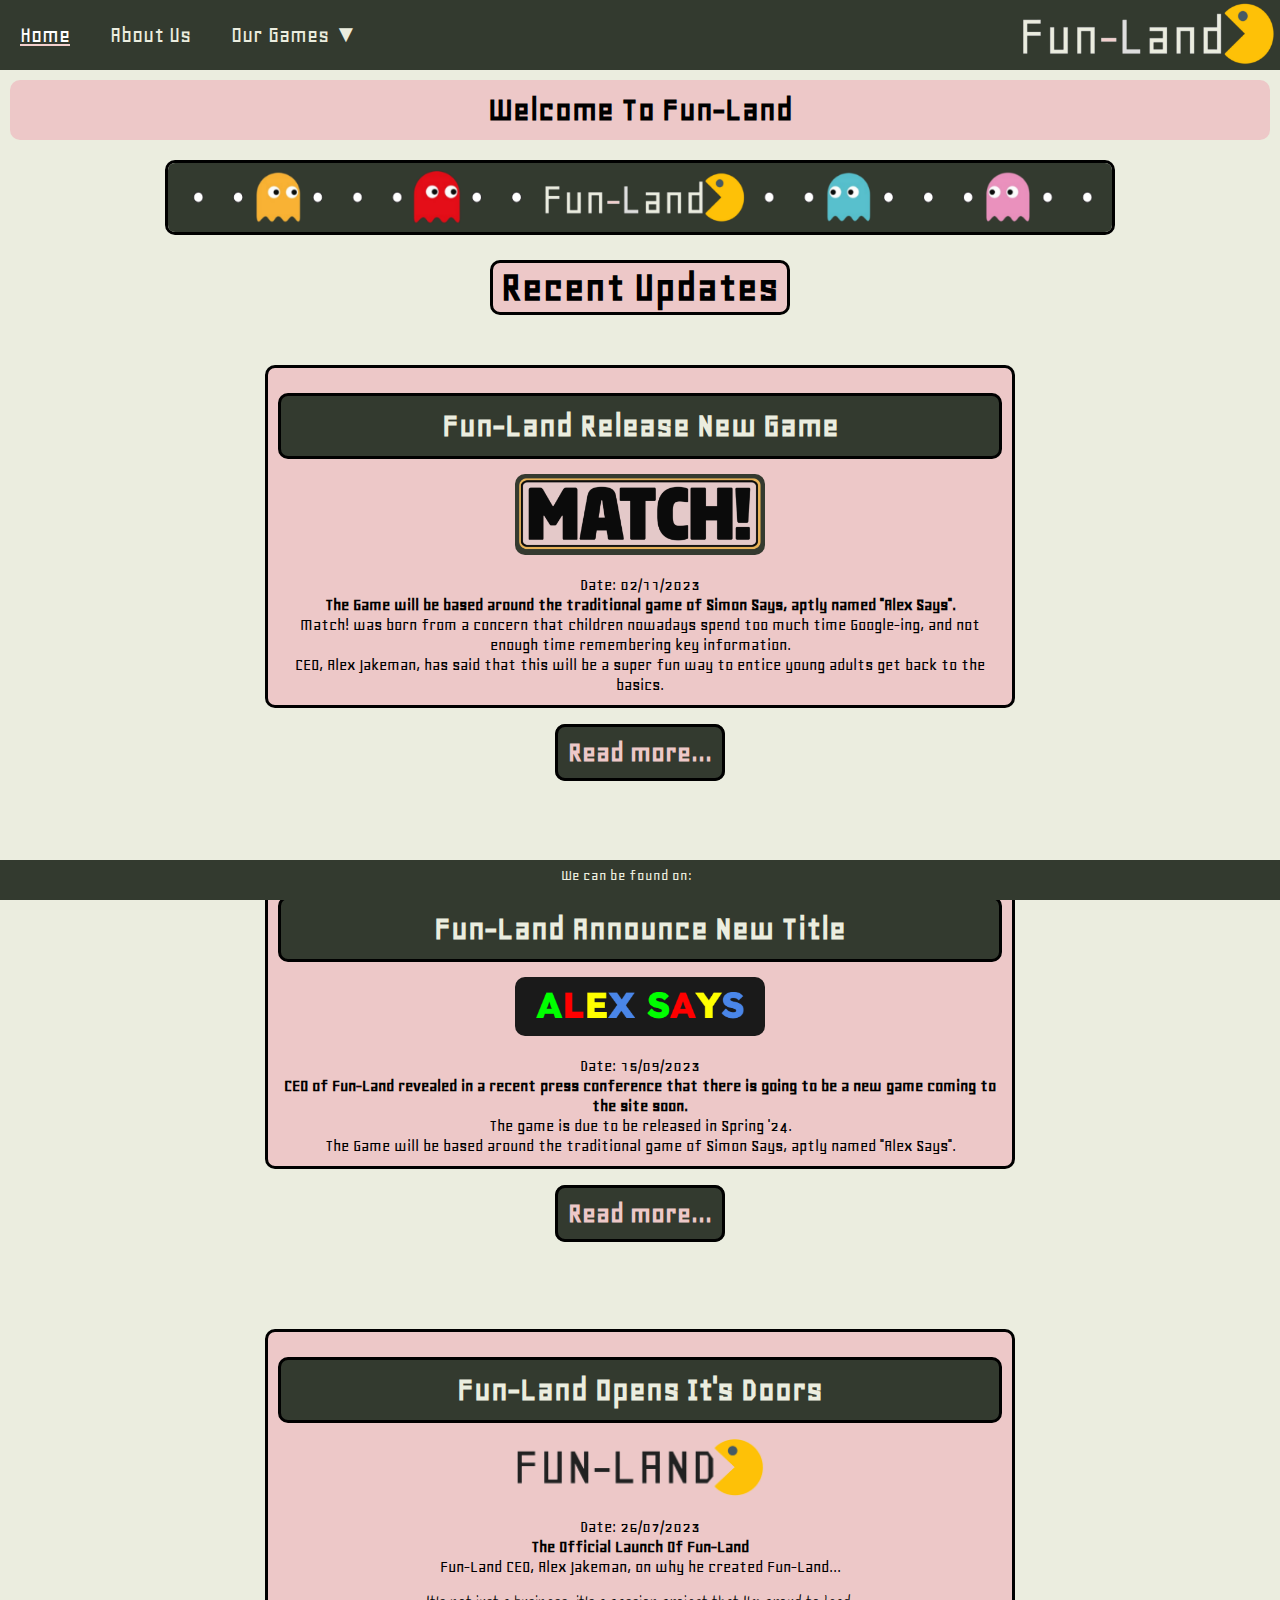
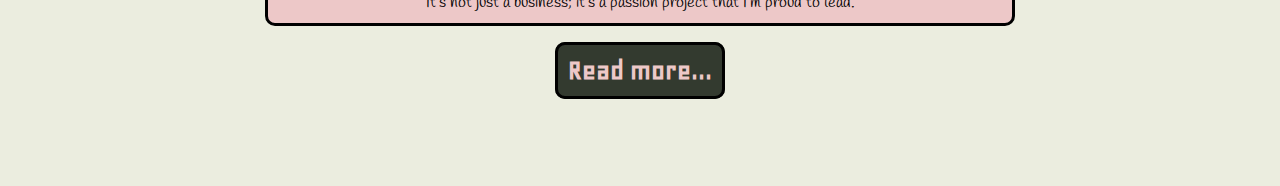
<file: public/index.html>
<!DOCTYPE html>
<html lang="en">
<head>
  <meta charset="UTF-8">
  <meta http-equiv="X-UA-Compatible" content="IE=edge">
  <meta name="viewport" content="width=device-width, initial-scale=1.0">
  <link rel="stylesheet" href="style.css">
  <link rel="icon" href="images/logos/fun-land-tab-icon.png">
  <link rel="stylesheet" href="https://use.fontawesome.com/releases/v5.6.3/css/all.css" integrity="sha384-UHRtZLI+pbxtHCWp1t77Bi1L4ZtiqrqD80Kn4Z8NTSRyMA2Fd33n5dQ8lWUE00s/" crossorigin="anonymous">
  <title>Fun-Land</title>
</head>

<body>
    <header>
    <div class="nav-bar">
        <div class="nav-container">
            <div class="brand">
                <a href="index.html"><img src="images/logos/fun-land-logo-colored.png" alt="Fun-Land logo" id="site-logo"></a>
                </div>
                <nav>
                    <div class="nav-mobile">
                        <a href="#" id="nav-toggle">
                        <span></span>
                        </a>
                    </div>
                    <ul class="nav-list">
                        <li><a class="active" href="index.html">Home</a></li>
                        <li><a href="about-us.html">About Us</a></li>
                        <li><a href="#">Our Games</a>
                        <ul class="nav-dropdown">
                            <li><a href="memory-card-game.html">Match The Cards</a></li>
                            <li><a href="alex-says.html">Alex Says</a></li>
                        </ul>
                        </li>
                    </ul>
                </nav>
            </div>
        </div>
    </header>

    <section class="flex-mobile">
        <div class="flex-container">
            <div class="flex-item-center" style="order: 1">
                <h2 class="page-title">
                    Welcome To Fun-Land
                </h2>
            </div>
        </div>
    </section>

    <section class="flex-mobile">
        <div class="flex-container">
            <div class="flex-item-center" style="order: 1">
                <h3 id="desktop-banner">
                    <img src="images/logos/fun-land-desktop-banner.png" alt="desktop logo banner">
                </h3>
                <h3 id="mobile-banner">
                    <img src="images/logos/fun-land-mobile-banner.png" alt="mobile logo banner">
                </h3>
            </div>
        </div>
    </section>


    <section class="flex-mobile">
        <div class="flex-container">
            <div class="flex-item-center" style="order: 2">
                <div id="news-paragraph-header">
                    <h3 class="news-paragraph-content">
                        Recent Updates
                    </h3>
                </div>
            </div>
        </div>
    </section>

    <section class="flex-mobile">
        <div class="flex-container">
            <div class="flex-item-center" id="flex-article-1" style="order: 5">
                <div id="team-member-21">
                    <h3 class="page-title" id="flex-article-title-3">
                        Fun-Land Release New Game
                    </h3>
                    <h1 class="paragraph-content" id="alex-says-logo-img-homepage-2">
                        <img src="images/logos/match-logo.png" alt="Logo for Alex Says">
                    </h1>
                    <p class="homepage-paragraph-content">
                        Date: 02/11/2023
                    </p>
                    <h3 class="paragraph-content">
                        The Game will be based around the traditional game of Simon Says, aptly named "Alex Says".
                    </h3>
                    <p class="homepage-paragraph-content">
                        Match! was born from a concern that children nowadays spend too much time Google-ing, and not enough time remembering key information.
                    </p>
                    <p class="homepage-paragraph-content">
                        CEO, Alex Jakeman, has said that this will be a super fun way to entice young adults get back to the basics.
                    </p>
                </div>    
            </div>
        </div>
    </section>

    <div id="modal6" class="overlay">
        <a class="cancel" href="#">

        </a>
        <div class="modal">
            <div class="content">
                <section class="content">
                    <div class="rule-list">
                        <h1 class="page-title" id="homepage-modal-title">
                            Fun-Land Release New Game
                        </h1>
                        <h1 class="paragraph-content" id="alex-says-logo-img-homepage-1">
                            <img src="images/logos/match-logo.png" alt="Logo for Match The Cards">
                        </h1>
                        <p class="homepage-paragraph-content">
                            Date: 02/11/2023
                        </p>
                        <h2 class="paragraph-content-memory-page">
                            We're glad to announce our first industry-leading memory game, Match!
                        </h2>
                        <div class="homepage-paragraph-content">
                            <p>
                                Match! was born from a concern that young people nowadays spend too much time Google-ing, and not enough time remembering key information.
                            </p>
                            <p>
                                CEO, Alex Jakeman, has said that this will be a super fun way to entice young adults get back to the basics.
                            </p>
                            <p>
                                Alex spent time with his kids and noticed that whenever they needed some general information, their first instinct is to search this on the web.
                            </p>
                            <p>
                                He feels that this is a backward step as a species and that we need to be more wary of the ease of access to information rotting our brains!
                            </p>
                            <p>
                                Head over to the Games drop down at the top of the page to try out Match!
                            </p>
                        </div>
                        <div class="paragraph-header">
                            <a class="modal-button" href="#">Hide Article</a>
                        </div>
                    </div>
                </section>
            </div>
        </div>
    </div>

    <section class="flex-mobile">
        <div class="flex-container">
            <div class="flex-item-center" style="order: 6">
                <div class="rule-list">
                    <h2 class="paragraph-header">
                        <a href="#modal6" class="modal-button-homepage">Read more...</a>
                    </h2>
                </div>
            </div>
        </div>
    </section>
    
    <section class="flex-mobile">
        <div class="flex-container">
            <div class="flex-item-center" id="flex-article-2" style="order: 3">
                <div id="team-member-22">
                    <h3 class="page-title" id="flex-article-title-2">
                        Fun-Land Announce New Title
                    </h3>
                    <h1 class="paragraph-content" id="alex-says-logo-img-homepage-3">
                        <img src="images/alex-says/alex-says-logo.png" alt="Logo for Alex Says">
                    </h1>
                    <p class="homepage-paragraph-content">
                        Date: 15/09/2023
                    </p>
                    <h3 class="paragraph-content">
                        CEO of Fun-Land revealed in a recent press conference that there is going to be a new game coming to the site soon.     
                    </h3>
                    <p class="homepage-paragraph-content">
                        The game is due to be released in Spring '24.
                    </p>
                    <p class="homepage-paragraph-content">
                        The Game will be based around the traditional game of Simon Says, aptly named "Alex Says".
                    </p>
                </div>    
            </div>
        </div>
    </section>

    <div id="modal5" class="overlay">
        <a class="cancel" href="#">

        </a>
        <div class="modal">
            <div class="content">
                <section class="content">
                    <div class="rule-list">
                        <h1 class="page-title" id="homepage-modal-title-2">
                            Fun-Land Announce New Title
                        </h1>
                        <h1 class="paragraph-content" id="alex-says-logo-img-homepage-4">
                            <img src="images/alex-says/alex-says-logo.png" alt="Logo for Alex Says">
                        </h1>
                        <p class="homepage-paragraph-content">
                            Date: 15/09/2023
                        </p>
                        <h2 class="paragraph-content-memory-page">
                            CEO of Fun-Land revealed in a recent press conference that there is going to be a new game coming to the site soon. 
                        </h2>
                        <div class="homepage-paragraph-content">
                            <p>
                                The Game will be based around the traditional game of Simon Says, aptly named "Alex Says".
                            </p>
                            <p>
                                As with Simon Says, Alex Says will follow a similar idea of giving clear commands to a player, and asking them to repeat them back in the same order.
                            </p>
                            <p>
                                It will have a ground breaking twist that will be announced at a later date.
                            </p>
                            <p>
                                The game is due to be released in Spring '24.
                            </p>
                            <p>
                                Stay tuned!
                            </p>
                        </div>
                        <div class="paragraph-header">
                            <a class="modal-button" href="#">Hide Article</a>
                        </div>
                    </div>
                </section>
            </div>
        </div>
    </div>

    <section class="flex-mobile">
        <div class="flex-container">
            <div class="flex-item-center" style="order: 4">
                <div class="rule-list">
                    <h2 class="paragraph-header">
                        <a href="#modal5" class="modal-button-homepage">Read more...</a>
                    </h2>
                </div>
            </div>
        </div>
    </section>

    <section class="flex-mobile">
        <div class="flex-container">
            <div class="flex-item-center" id="flex-article-3" style="order: 3">
                <div id="team-member-25">
                    <h3 class="page-title" id="flex-article-title-1">
                        Fun-Land Opens It's Doors
                    </h3>
                    <h1 class="paragraph-content" id="alex-says-logo-img-homepage-5">
                        <img src="images/logos/fun-land-logo.png" alt="Logo for Alex Says">
                    </h1>
                    <p class="homepage-paragraph-content">
                        Date: 26/07/2023
                    </p>
                    <h3 class="paragraph-content">
                        The Official Launch Of Fun-Land    
                    </h3>
                    <p class="homepage-paragraph-content">
                        Fun-Land CEO, Alex Jakeman, on why he created Fun-Land...
                    </p>
                    <p class="team-page-quotes">
                        It's not just a business; it's a passion project that I'm proud to lead.
                    </p>
                </div>    
            </div>
        </div>
    </section>

    <div id="modal4" class="overlay">
        <a class="cancel" href="#">

        </a>
        <div class="modal">
            <div class="content">
                <section class="content">
                    <div class="rule-list">
                        <h1 class="page-title" id="homepage-modal-title-5">
                            Fun-Land Opens It's Doors
                        </h1>
                        <h1 class="paragraph-content" id="alex-says-logo-img-homepage-6">
                            <img src="images/logos/fun-land-logo.png" alt="Logo for Alex Says">
                        </h1>
                        <p class="homepage-paragraph-content">
                            Date: 26/07/2023
                        </p>
                        <h2 class="paragraph-content-memory-page">
                            The Official Launch Of Fun-Land
                        </h2>
                        <div class="homepage-paragraph-content">
                            <p>
                                Fun-Land CEO, Alex Jakeman, on why he created Fun-Land...
                            </p>
                            <p class="team-page-quotes">
                                I created Fun-Land, the small and simple games website, because I saw an opportunity to bring joy and entertainment to people in a straightforward and accessible way.
                            </p>
                            <p class="team-page-quotes">
                                It's not just a business; it's a passion project that I'm proud to lead.
                            </p>
                            <p>
                                Alex plans to create more with the help of his loyal staff; Jake, Nabil and Nikita.
                            </p>
                            <p>
                                The four have been together since university and have all given up everything to get this passion project off the ground.
                            </p>
                        </div>
                        <div class="paragraph-header">
                            <a class="modal-button" href="#">Hide Article</a>
                        </div>
                    </div>
                </section>
            </div>
        </div>
    </div>

    <section class="flex-mobile">
        <div class="flex-container">
            <div class="flex-item-center" style="order: 4">
                <div class="rule-list">
                    <h2 class="paragraph-header">
                        <a href="#modal4" class="modal-button-homepage">Read more...</a>
                    </h2>
                </div>
            </div>
        </div>
    </section>

    <script src="https://cdnjs.cloudflare.com/ajax/libs/jquery/3.6.1/jquery.min.js"></script>
    <script src="scripts/script.js"></script>

    <footer>
        <ul class="social-networks">
            <li><a id="footer-text">We can be found on:</a></li>
            <li><a href="https://kick.com" target="_blank"><i class="fab fa-kickstarter"></i></a></li>
            <li><a href="https://www.instagram.com" target="_blank"><i class="fab fa-twitch"></i></a></li>
            <li><a href="https://www.youtube.com" target="_blank"><i class="fab fa-youtube-square"> </i></a></li>
        </ul>
    </footer>
</body>
</file>
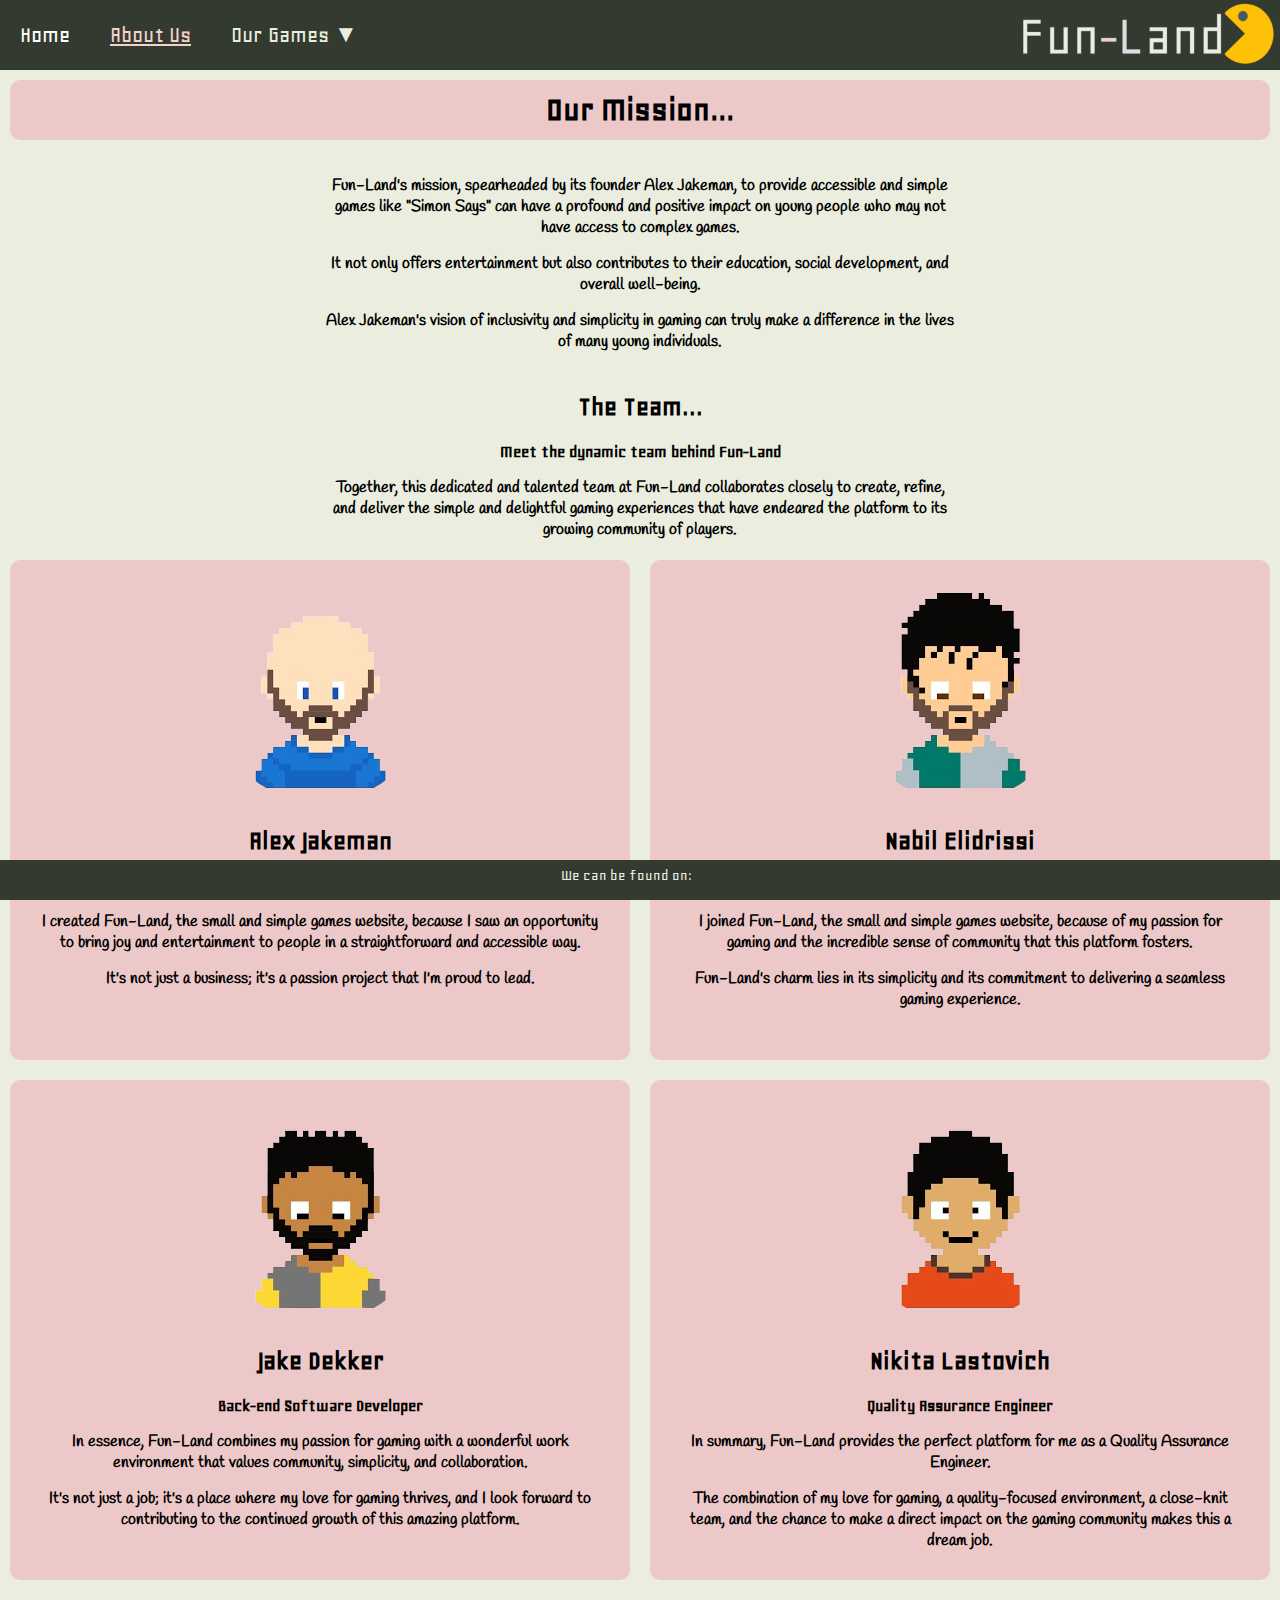
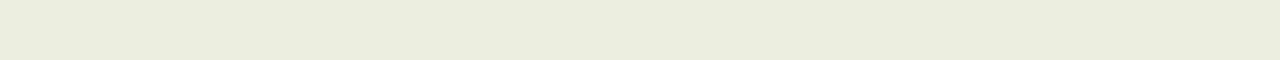
<file: public/about-us.html>
<!DOCTYPE html>
<html lang="en">
<head>
  <meta charset="UTF-8">
  <meta http-equiv="X-UA-Compatible" content="IE=edge">
  <meta name="viewport" content="width=device-width, initial-scale=1.0">
  <link rel="stylesheet" href="style.css">
  <link rel="icon" href="images/logos/fun-land-tab-icon.png">
  <link rel="stylesheet" href="https://use.fontawesome.com/releases/v5.6.3/css/all.css" integrity="sha384-UHRtZLI+pbxtHCWp1t77Bi1L4ZtiqrqD80Kn4Z8NTSRyMA2Fd33n5dQ8lWUE00s/" crossorigin="anonymous">
  <title>Fun-Land</title>
</head>

<body>
    <header>
    <div class="nav-bar">
        <div class="nav-container">
            <div class="brand">
                <a href="index.html"><img src="images/logos/fun-land-logo-colored.png" alt="Fun-Land logo" id="site-logo"></a>
                </div>
                <nav>
                    <div class="nav-mobile">
                        <a href="#" id="nav-toggle">
                        <span></span>
                        </a>
                    </div>
                    <ul class="nav-list">
                        <li><a href="index.html">Home</a></li>
                        <li><a class="active" href="about-us.html">About Us</a></li>
                        <li><a href="#">Our Games</a>
                        <ul class="nav-dropdown">
                            <li><a href="memory-card-game.html">Match The Cards</a></li>
                            <li><a href="alex-says.html">Alex Says</a></li>
                        </ul>
                        </li>
                    </ul>
                </nav>
            </div>
        </div>
    </header>

    <section class="flex-mobile">
        <div class="flex-container">
            <div class="flex-item-center" style="order: 1">
                <h1 class="page-title">
                    Our Mission...
                </h1>
            </div>
        </div>
    </section>

    <section>
        <div class="flex-mobile">
            <div class="flex-container">
                <div class="flex-item-center" style="order: 1">
                    <div style="height: 100px;"> 
                        <div id="team-member-5">
                            <h3 class="team-page-quotes">
                                Fun-Land's mission, spearheaded by its founder Alex Jakeman, to provide accessible and simple games like "Simon Says" can have a profound and positive impact on young people who may not have access to complex games.         
                            </h3>
                            <h3 class="team-page-quotes">
                                It not only offers entertainment but also contributes to their education, social development, and overall well-being.          
                            </h3>
                            <h3 class="team-page-quotes">
                                Alex Jakeman's vision of inclusivity and simplicity in gaming can truly make a difference in the lives of many young individuals.        
                            </h3>
                        </div>    
                    </div>
                </div>
                <div class="flex-item-center" style="order: 2">
                    <div style="height: 100px;"> 
                        <div id="team-member-6">
                            <h1  class="paragraph-header">
                                The Team...
                            </h1>
                            <h3 class="paragraph-content">
                                Meet the dynamic team behind Fun-Land
                            </h3>
                            <h3 class="team-page-quotes">
                                Together, this dedicated and talented team at Fun-Land collaborates closely to create, refine, and deliver the simple and delightful gaming experiences that have endeared the platform to its growing community of players. 
                            </h3>
                        </div>    
                    </div>
                </div>
                <div class="flex-item-left" style="order: 3">
                    <div id="team-member-1">  
                        <div class="team-page-quotes">
                            <img src="images/bit-employees/bit-alex.png" alt="Alex - CEO">
                        </div> 
                        <h2 class="paragraph-header">
                            Alex Jakeman
                        </h2>
                        <h3  class="paragraph-content">
                            CEO
                        </h3>
                        <h3  class="team-page-quotes">
                            I created Fun-Land, the small and simple games website, because I saw an opportunity to bring joy and entertainment to people in a straightforward and accessible way.
                        </h3>
                        
                        <h3  class="team-page-quotes">
                            It's not just a business; it's a passion project that I'm proud to lead.
                        </h3> 
                    </div>
                </div>
                <div class="flex-item-right" style="order: 4">
                    <div id="team-member-2">  
                        <div class="team-page-quotes">
                            <img src="images/bit-employees/bit-nabil.png" alt="Nabil - Dev">
                        </div>
                        <h2 class="paragraph-header">
                            Nabil Elidrissi
                        </h2>             
                        <h3  class="paragraph-content">
                            Front-end Software Developer
                        </h3>
                        <h3  class="team-page-quotes">
                            I joined Fun-Land, the small and simple games website, because of my passion for gaming and the incredible sense of community that this platform fosters.
                        </h3>
                        <h3  class="team-page-quotes">
                            Fun-Land's charm lies in its simplicity and its commitment to delivering a seamless gaming experience. 
                        </h3>          
                    </div>
                </div>
                <div class="flex-item-left" style="order: 5">
                    <div id="team-member-3">  
                        <div class="team-page-quotes">
                            <img src="images/bit-employees/bit-jake.png" alt="Jake - Dev">
                        </div> 
                        <h2 class="paragraph-header">
                            Jake Dekker
                        </h2>
                        <h3  class="paragraph-content">
                            Back-end Software Developer
                        </h3>
                        <h3  class="team-page-quotes">
                            In essence, Fun-Land combines my passion for gaming with a wonderful work environment that values community, simplicity, and collaboration. 
                        </h3>
                        <h3 class="team-page-quotes">
                            It's not just a job; it's a place where my love for gaming thrives, and I look forward to contributing to the continued growth of this amazing platform.
                        </h3> 
                    </div> 
                </div>
                <div class="flex-item-right" style="order: 6">
                    <div id="team-member-4">  
                        <div class="team-page-quotes">
                            <img src="images/bit-employees/bit-nikita.png" alt="Nikita - QA">
                        </div>  
                        <h2 class="paragraph-header">
                            Nikita Lastovich
                        </h2>
                        <h3  class="paragraph-content">
                            Quality Assurance Engineer
                        </h3>
                        <h3  class="team-page-quotes">
                            In summary, Fun-Land provides the perfect platform for me as a Quality Assurance Engineer.
                        </h3>
                        <h3  class="team-page-quotes">
                            The combination of my love for gaming, a quality-focused environment, a close-knit team, and the chance to make a direct impact on the gaming community makes this a dream job.
                        </h3>
                    </div>
                </div>
            </div>
        </div>
    </section>

    <script src="https://cdnjs.cloudflare.com/ajax/libs/jquery/3.6.1/jquery.min.js"></script>
    <script src="scripts/script.js"></script>

    <footer>
        <ul class="social-networks">
            <li><a id="footer-text">We can be found on:</a></li>
            <li><a href="https://kick.com" target="_blank"><i class="fab fa-kickstarter"></i></a></li>
            <li><a href="https://www.instagram.com" target="_blank"><i class="fab fa-twitch"></i></a></li>
            <li><a href="https://www.youtube.com" target="_blank"><i class="fab fa-youtube-square"> </i></a></li>
        </ul>
    </footer>
</body>
</file>
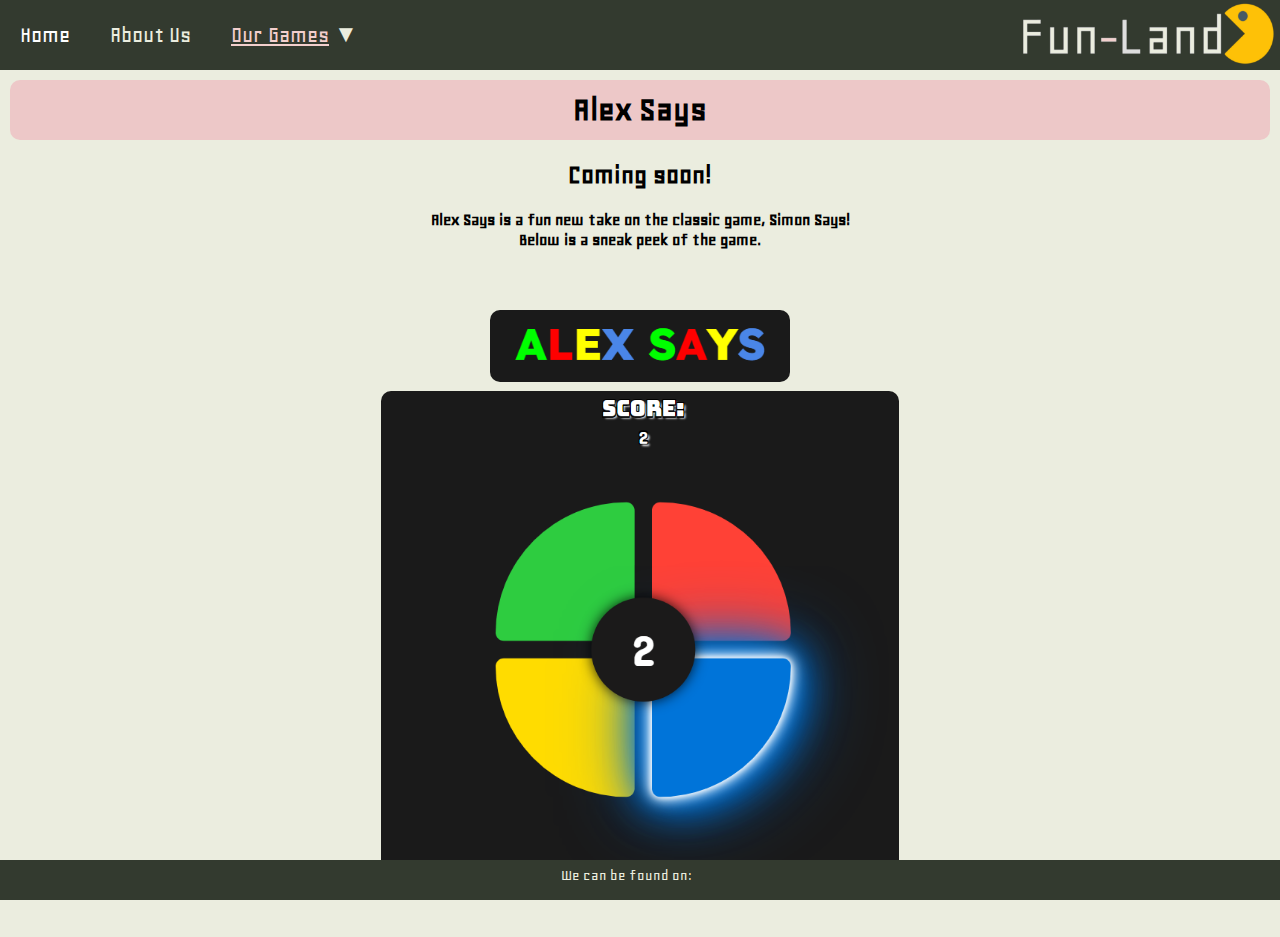
<file: public/alex-says.html>
<!DOCTYPE html>
<html lang="en">
<head>
  <meta charset="UTF-8">
  <meta http-equiv="X-UA-Compatible" content="IE=edge">
  <meta name="viewport" content="width=device-width, initial-scale=1.0">
  <link rel="stylesheet" href="style.css">
  <link rel="icon" href="images/logos/fun-land-tab-icon.png">
  <link rel="stylesheet" href="https://use.fontawesome.com/releases/v5.6.3/css/all.css" integrity="sha384-UHRtZLI+pbxtHCWp1t77Bi1L4ZtiqrqD80Kn4Z8NTSRyMA2Fd33n5dQ8lWUE00s/" crossorigin="anonymous">
  <title>Fun-Land</title>
  <script src="https://cdnjs.cloudflare.com/ajax/libs/jquery/3.6.1/jquery.min.js"></script>
</head>

<body>
    <header>
    <div class="nav-bar">
        <div class="nav-container">
            <div class="brand">
                <a href="index.html"><img src="images/logos/fun-land-logo-colored.png" alt="Fun-Land logo" id="site-logo"></a>
                </div>
                <nav>
                <div class="nav-mobile">
                    <a href="#" id="nav-toggle">
                    <span></span>
                    </a>
                </div>
                <ul class="nav-list">
                    <li><a href="index.html">Home</a></li>
                    <li><a href="about-us.html">About Us</a></li>
                    <li><a href="#"><u class="active">Our Games</u></a>
                    <ul class="nav-dropdown">
                        <li><a href="memory-card-game.html">Match The Cards</a></li>
                        <li><a href="alex-says.html"><u class="active">Alex Says</u></a></li>
                    </ul>
                    </li>
                </ul>
                </nav>
            </div>
        </div>
    </header>
    
    <section class="flex-mobile">
        <div class="flex-container">
            <div class="flex-item-center" style="order: 1">
                <div> 
                    <h1 class="page-title">
                        Alex Says
                    </h1>
                    <h2 class="paragraph-header">
                        Coming soon!
                    </h2>
                    <h3 class="paragraph-content">
                        Alex Says is a fun new take on the classic game, Simon Says!   
                    </h3>
                    <h3 class="paragraph-content">
                        Below is a sneak peek of the game.       
                    </h3>
                </div>
            </div>
        </div>
    </section>
    
    <section class="flex-mobile">
        <div class="flex-container">
            <div class="flex-item-center" id="alex-says-preview" style="order: 2">
                <div> 
                    <div>
                        <h1 id="alex-says-logo-img">
                            <img src="images/alex-says/alex-says-logo.png" alt="Logo for Alex Says">
                        </h1>
                        <h2 id="alex-says-preview-img">
                            <img src="images/alex-says/alex-says-example.png" alt="Preview Image for Alex Says">
                        </h2>
                    </div>    
                </div>
            </div>
        </div>
    </section>

    <script src="scripts/script.js"></script>

    <footer>
        <ul class="social-networks">
            <li><a id="footer-text">We can be found on:</a></li>
            <li><a href="https://kick.com" target="_blank"><i class="fab fa-kickstarter"></i></a></li>
            <li><a href="https://www.instagram.com" target="_blank"><i class="fab fa-twitch"></i></a></li>
            <li><a href="https://www.youtube.com" target="_blank"><i class="fab fa-youtube-square"> </i></a></li>
        </ul>
    </footer>
</body>
</file>
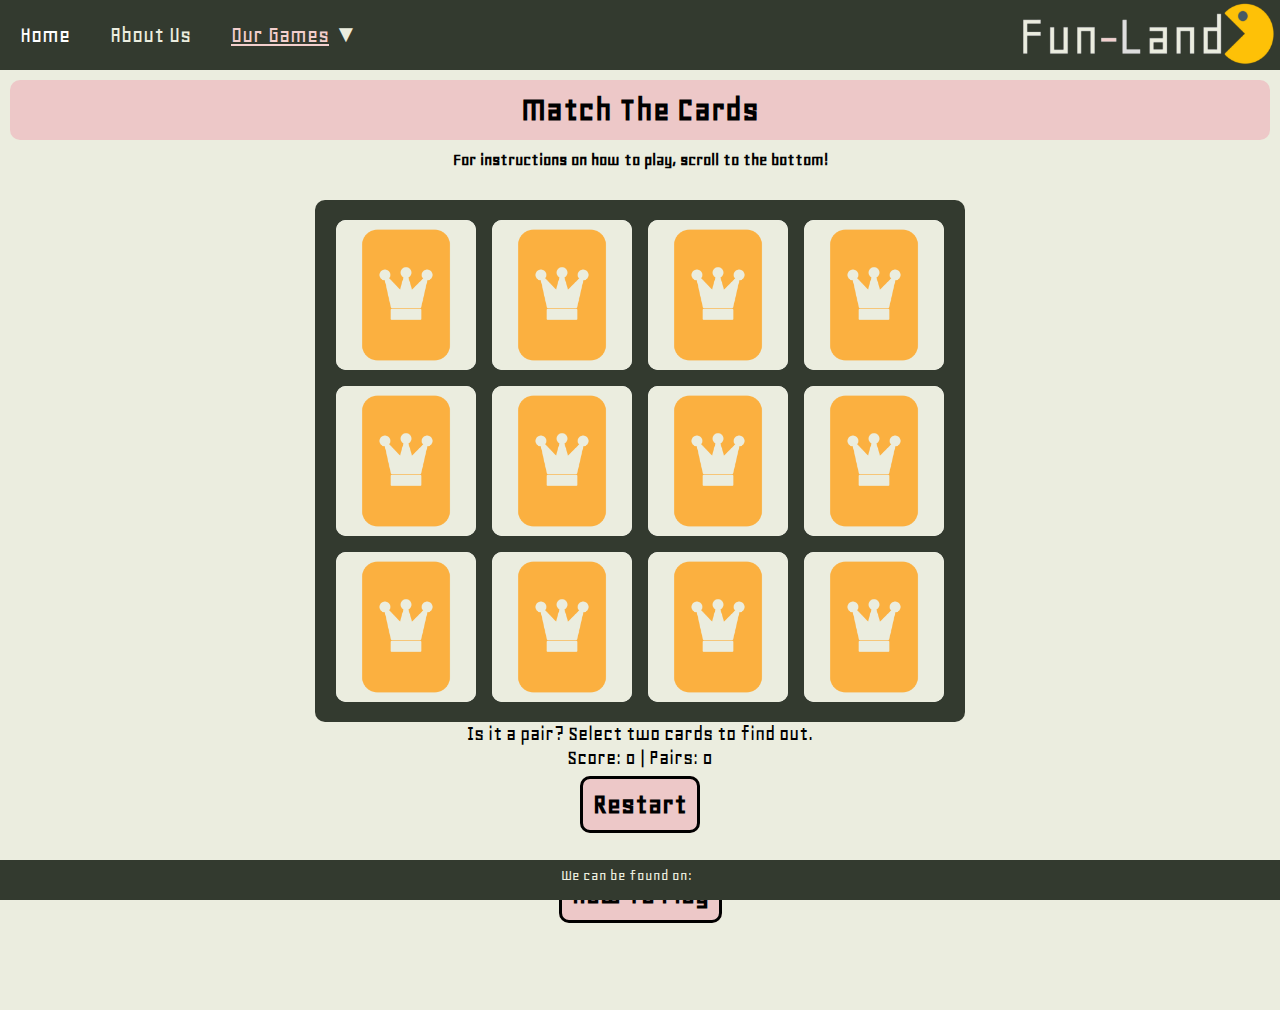
<file: public/memory-card-game.html>
<!DOCTYPE html>
<html lang="en">
<head>
  <meta charset="UTF-8">
  <meta http-equiv="X-UA-Compatible" content="IE=edge">
  <meta name="viewport" content="width=device-width, initial-scale=1.0">
  <link rel="stylesheet" href="style.css">
  <link rel="icon" href="images/logos/fun-land-tab-icon.png">
  <link rel="stylesheet" href="https://use.fontawesome.com/releases/v5.6.3/css/all.css" integrity="sha384-UHRtZLI+pbxtHCWp1t77Bi1L4ZtiqrqD80Kn4Z8NTSRyMA2Fd33n5dQ8lWUE00s/" crossorigin="anonymous">
  <title>Fun-Land</title>
  <script src="https://cdnjs.cloudflare.com/ajax/libs/jquery/3.6.1/jquery.min.js"></script>
</head>

<body>
    <header>
    <div class="nav-bar">
        <div class="nav-container">
            <div class="brand">
                <a href="index.html"><img src="images/logos/fun-land-logo-colored.png" alt="Fun-Land logo" id="site-logo"></a>
                </div>
                <nav>
                <div class="nav-mobile">
                    <a href="#" id="nav-toggle">
                    <span></span>
                    </a>
                </div>
                <ul class="nav-list">
                    <li><a href="index.html">Home</a></li>
                    <li><a href="about-us.html">About Us</a></li>
                    <li><a href="#"><u class="active">Our Games</u></a>
                    <ul class="nav-dropdown">
                        <li><a href="memory-card-game.html"><u class="active">Match The Cards</u></a></li>
                        <li><a href="alex-says.html">Alex Says</a></li>
                    </ul>
                    </li>
                </ul>
                </nav>
            </div>
        </div>
    </header>
    
    <section class="flex-mobile">
        <div class="flex-container">
            <div class="flex-item-center" style="order: 1">
                <div style="height: 100px;"> 
                        <h1 class="page-title" id="match-the-cards-title">
                            Match The Cards
                        </h1>
                        <h2 class="paragraph-content">
                            For instructions on how to play, scroll to the bottom!
                        </h2>
                </div>
            </div>
        </div>
    </section>

    <section class="flex-mobile">
        <div class="flex-container">
            <div class="flex-item-center">
                <div class="grid-container">

                </div>
                <div class="paragraph-content">
                    <div class="you-win">
                        <p>Congratulations, you win!</p>
                        <p>Your final score was: <span class="final-score"></span></p>
                        <p><img src="images/memory-cards/you-win.png" alt="Congraulations image"></p>
                    </div>
                    <p class="in-progress">Is it a pair? <span class="feedback"></span></p>
                    <p class="in-progress">Score: <span class="score"></span>  |  Pairs: <span class="pairs"></span></p>
                </div>
                <div>
                    <h2 class="paragraph-header">
                        <a onclick="window.location.reload()" class="modal-button" id="restart-button">Restart</a>
                    </h2>
                </div>
            </div>
        </div>      
    </section>
    
    <div id="modal2" class="overlay">
        <a class="cancel" href="#">

        </a>
        <div class="modal">
            <div class="content">
                <section class="content">
                    <div class="rule-list">
                        <h1 class="page-title" id="instruction-title-1">
                            How To Play
                        </h1>
                        <h2 class="paragraph-content-memory-page">
                            This fun game will put your memory to the test!<br> It will also help you to improve the way you remember the cards and their positions in the grid.
                        </h2>
                        <div class="paragraph-content">
                            <ol>
                                <li id="instructions-extended">
                                    Below are some pictures and instructions to help.
                                </li>
                                <li class="instruction-header">
                                    1. First you must select a card.
                                </li>
                                <li>
                                    <p class="instruction-images"><img src="images/memory-instructions/step-one.png" alt="Instruction Step 1"></p>
                                </li>
                                <li class="instruction-header">
                                    2. Then pick a second card to see if it's a match.
                                </li>
                                <li>
                                    <p class="instruction-images"><img src="images/memory-instructions/step-two-a.png" alt="Instruction Step 2a"></p>
                                </li>
                                <li class="instruction-header">
                                    3. If it's not a match, you'll see the following:
                                </li>
                                <li>
                                    a. The 'pairs' won't increase.<br>b. The 'score' will increase by 1<br>c. Along with a 'No' to the question. 
                                </li>
                                <li>
                                    <p class="instruction-images"><img src="images/memory-instructions/step-two-b.png" id="instruction-border-1" alt="Instruction Step 2b"></p>
                                </li>
                                <li class="instruction-header">
                                    4. If it's a match, you'll see the following:
                                </li>
                                <li>
                                    a. The 'pairs' will increase by 1 for each pair found.<br>b. The 'score' will increase by 1<br>c. Along with a 'Yes' to the question. 
                                </li>
                                <li>
                                    <p class="instruction-images"><img src="images/memory-instructions/step-two-d.png" id="instruction-border-2" alt="Instruction Step 2c"></p>
                                </li>
                                <li class="instruction-header">
                                    5. Continue finding pairs, until you've found them all!
                                </li>
                                <li>
                                    <p class="instruction-images"><img src="images/memory-instructions/step-three.png" alt="Instruction Step 3"></p>
                                </li>
                            </ol>
                        </div>
                        <h1 class="page-title" id="instruction-title-2">
                            Remember, the lowest score wins!
                        </h1>
                        <div class="paragraph-header">
                            <a class="modal-button" href="#">Hide Instructions</a>
                        </div>
                    </div>
                </section>
            </div>
        </div>
    </div>

    <section class="flex-mobile">
        <div class="flex-container">
            <div class="flex-item-center" style="order: 1">
                <div class="rule-list">
                    <h2 class="paragraph-header">
                        <a href="#modal2" class="modal-button">How To Play</a>
                    </h2>
                </div>
            </div>
        </div>
    </section>

    <script src="scripts/memory-card-game.js"></script>
    <script src="scripts/script.js"></script>
    <script src="https://cdnjs.cloudflare.com/ajax/libs/jquery/3.6.1/jquery.min.js"></script>

    <footer>
        <ul class="social-networks">
            <li><a id="footer-text">We can be found on:</a></li>
            <li><a href="https://kick.com" target="_blank"><i class="fab fa-kickstarter"></i></a></li>
            <li><a href="https://www.instagram.com" target="_blank"><i class="fab fa-twitch"></i></a></li>
            <li><a href="https://www.youtube.com" target="_blank"><i class="fab fa-youtube-square"> </i></a></li>
        </ul>
    </footer>
</body>
</file>
<file: public/style.css>
@import url('https://fonts.googleapis.com/css2?family=Comic+Neue&family=Handlee&family=Shadows+Into+Light&display=swap');
@import url('https://fonts.googleapis.com/css2?family=Audiowide&family=Geo&family=Quicksand&display=swap');

* {
    margin: 0;
    padding: 0;
    font-family: 'Geo', sans-serif;
    box-sizing: border-box;
}

body {
    background-color: #EBEDDF;
    color: #000000;
    margin: auto;
}

/* ----- Navbar ----- */

.nav-bar{
  height: 70px;
  background: #333A2F;
  z-index: 1;
}

.nav-container{
max-width: 1000px;
max-height: 70px;
}

.active {
text-decoration: underline;
text-decoration-color: #f3cfcd;
color: #f3cfcd;
}

.nav-list {
font-size: 150%;
}

nav{
float: left;
padding: 70px 0 0 0;
}

nav ul{
list-style: none;
}

nav ul li{
float: left;
position: relative;
}

nav ul li a{
display: block;
padding: 0 20px;
line-height: 70px;
background: #333A2F;
text-decoration: none;
color: #EBEDDF;
}

nav ul li a:hover{
background: #333A2F;
color: #fff;
}

nav ul li a:not(:only-child):after{
content: '▼';
padding-left: 5px;
}

nav ul li ul li {
min-width: 190px;
}

nav ul li ul li a{
padding: 15px;
line-height: 20px;
}

.nav-dropdown{
position: absolute;
display: none;
z-index: 1;
}

.nav-mobile{
display: none;
position: static;
top: 0;
right: 0;
}

#nav-toggle{
position: absolute;
left: 18px;
top: 22px;
cursor: pointer;
padding: 10px 35px 15px 0px;
}

#nav-toggle span,
#nav-toggle span::before,
#nav-toggle span::after{
position: absolute;
display: block;
content: '';
background: #EBEDDF;
height: 5px;
width: 35px;
transition: all 300ms ease-in-out;
}

#nav-toggle span::before{
top: -10px;
}

#nav-toggle span::after{
bottom: -10px;
}

#nav-toggle.active span{
background-color: transparent;
}

#nav-toggle.active span::before, #nav-toggle.active span::after{
top: 0;
}

#nav-toggle.active span::before{
transform: rotate(45deg);
}

#nav-toggle.active span::after{
transform: rotate(-45deg);
}

#site-logo {
height: 65px;
padding-top: 2px;
float: right;
right: 5px;
}

/* Reusable Components / Generic Items */

.page-title {
    text-align: center; 
    font-size: 36px;
    line-height: 60px;
    background-color: #edc8c8;
    border-radius: 10px;
}

.news-paragraph-content {
  background-color: #edc8c8;
  margin-top: 25px;
  font-size: 44px;
  margin: auto;
  border-radius: 10px;
  border-style: solid;
  border-color: #000000;
  color: black;
  max-width: 300px;
}

#news-paragraph-header {
  margin-bottom: 40px;
}

.paragraph-header {
    text-align: center; 
    font-size: 28px;
    line-height: 70px;
}

.paragraph-content {
    text-align: center; 
    font-size: 18px;
}

.homepage-paragraph-content {
    text-align: center;
    font-size: 18px;
    font-weight: lighter;
}

.team-page-quotes {
    text-align: center; 
    font-size: 16px;
    padding-left: 30px;
    padding-top: 15px;
    padding-right: 30px;
    font-family: 'Handlee', cursive;
}

.team-page-quotes img {
  border-radius: 100px;
}

.flex-container {
  display: flex;
  flex-direction: row;
  flex-wrap: wrap;
}

.flex-item-left {
  background-color: #EBEDDF;
  padding: 10px;
  flex: 50%;
}

#team-member-1, #team-member-2, #team-member-3, #team-member-4 {
  background-color: #edc8c8;
  color: black;
  border-radius: 10px;
}

#team-member-1:hover, #team-member-2:hover, #team-member-3:hover, #team-member-4:hover {
  background-color: #333A2F;
  color: #EBEDDF;
}

div#team-member-4 {
  margin-bottom: 70px;
}

.flex-item-right {
  background-color: #EBEDDF;
  padding: 10px;
  flex: 50%;
}

.flex-item-center {

  background-color: #EBEDDF;
  padding: 10px;
  flex: 100%;
  text-align: center;
  height: auto  ;
}

ol li {
  padding-bottom: 4px;
}

/* Memory Game Modal */

.modal {
  margin: 100px auto;
  padding: 20px;
  background: #EBEDDF;
  border: 1px solid #666;
  width: 85%;
  border-radius: 6px;
  box-shadow: 0 0 50px rgba(0, 0, 0, 0.5);
  position: relative;
}
.modal h2 { margin-top: 0; }
.modal .close {
  position: absolute;
  width: 20px;
  height: 20px;
  top: 20px;
  right: 20px;
  opacity: 0.8;
  transition: all 200ms;
  font-size: 24px;
  font-weight: bold;
  text-decoration: none;
  color: #777;
}
.modal .close:hover { opacity: 1; }
.modal .content {
  max-height: 670px;
  overflow: auto;
}
.modal p {
  margin: 0 0 1em;
  text-align: center;
}
.modal p:last-child { margin: 0; }

.overlay {
  position: absolute;
  top: 0;
  bottom: 0;
  left: 0;
  right: 0;
  background: rgba(0, 0, 0, 0.5);
  transition: opacity 800ms;
  visibility: hidden;
  opacity: 0;
}

.overlay:target {
  visibility: visible;
  opacity: 1;
}

.modal-button {
  padding: 10px;
  font-size: 30px;
  border-radius: 10px;
  background-color: #edc8c8;
  color: black;
  text-decoration: none;
  border-color: #000000;
  border-style: solid;
  cursor:pointer;
}

.modal-button-homepage {
  padding: 10px;
  font-size: 30px;
  border-radius: 10px;
  background-color: #333A2F;
  color: #edc8c8;
  text-decoration: none;
  border-color: #000000;
  border-style: solid;
  cursor:pointer;
}

.modal-button a {
  text-decoration: none;
  color: black;
  cursor:pointer;
}

.modal-button:hover, .modal-button-homepage:hover {
  background-color: #fbb040;
  color: #333A2F;
}

#restart-button {
  background-color: #edc8c8;
  color: black;
  cursor:pointer;
  border-color: #000000;
  border-style: solid;
}

#restart-button:hover {
  background-color: #fbb040;
  color: #333A2F;
  border-width: 2px;
}

/* Memory Card Game */

#game-h1 {
  text-align: center;
  font-weight: 700;
  font-size: 50px;
  padding-bottom: 30px;
  padding-top: 10px;
}

#game-p, #game-p2 {
  text-align: center;
  font-weight: bold;
  font-size: 30px;
  padding-top: 10px;
  padding-bottom: 10px;
}

.actions {
  display: flex;
  justify-content: center;
  padding-bottom: 15px;
}

.actions button {
  padding: 8px 16px;
  font-size: 30px;
  border-radius: 10px;
  background-color: #edc8c8;
  color: black;
}

.grid-container {
  display: grid;
  margin: auto;
  width: auto;
  justify-content: center;
  background-color: #333A2F;
  border-radius: 10px;
  padding-top: 20px;
  padding-bottom: 20px;
  grid-gap: 16px;
  grid-template-columns: repeat(4, 140px);
  grid-template-rows: repeat(2, calc(100px / 2 * 3));
}

.card {
  height: calc(100px / 2 *3);
  width: 140px;
  border-radius: 10px;
  background-color: white;
  position: relative;
  transform-style: preserve-3d;
  transition: all 0.5s ease-in-out;
}

.front-image {
  width: 60px;
  height: 60px;
}

.card.flipped {
  transform: rotateY(180deg);
}

.front, .back {
  backface-visibility: hidden;
  position: absolute;
  border-radius: 10px;
  top: 0;
  left: 0;
  height: 100%;
  width: 100%;
}

.card .front {
  display: flex;
  justify-content: center;
  align-items: center;
  transform: rotateY(180deg);
}

.card .back {
  background-position: center center;
  border-width: 3px;
  border-color: black;
  background-color: #EBEDDF;
  background-size: cover;
  backface-visibility: hidden;
  background-image: url("images/memory-cards/rearside-card.png");
}

.paragraph-content-memory-page {
  text-align: center;
  padding-bottom: 10px;
  padding-top: 10px;
}

.rule-list {
  list-style: decimal;
  padding-bottom: 70px;
}

#match-the-cards-title {
  margin-bottom: 10px;
}

.you-win {
  display: none;
  font-size: larger;
  font-weight: bold;
}

.you-win img {
  border-radius: 10px;
}

.in-progress {
  font-size: larger;
}

.instruction-images {
  padding-top: 10px;
}

#instruction-title-1, #instruction-title-2 {
  border-radius: 10px;
  max-width: 500px;
  margin: auto;
}

.instruction-images img {
  border-radius: 10px;
  max-width: 400px;

}

#instruction-border-1, #instruction-border-2 {
  border-color: #000000;
  border-style: solid;
  border-radius: 10px;
}

#instructions-extended {
  font-weight: bold;
  font-size: large;
}

.instruction-header {
  background-color: #333A2F;
  color: #EBEDDF;
  border-radius: 10px;
  margin-top: 15px; 
  max-width: 400px;
  margin: auto;
}

#instruction-title-2 {
  background-color: #333A2F;
  color: #EBEDDF;
  margin-top: 20px;
  margin-bottom: 20px;
}

#homepage-modal-title, #homepage-modal-title-2, #homepage-modal-title-5,#instruction-title-3, #instruction-title-4, #instruction-title-5 {
  border-radius: 10px;
  max-width: 500px;
  margin: auto;
  margin-bottom: 20px;
}

#flex-article-1, #flex-article-2, #flex-article-3 {
  background-color: #edc8c8;
  margin: 10px;
  border-radius: 10px;
  border-style: solid;
  border-color: #000000;
  color: #000000;
}

#flex-article-title-1, #flex-article-title-2, #flex-article-title-3, #flex-article-4 {
  background-color: #333A2F;
  margin-top: 15px;
  margin-bottom: 15px;
  border-radius: 10px;
  border-style: solid;
  border-color: #000000;
  color: #EBEDDF;
}

#instruction-title-3, #instruction-title-4, #instruction-title-5 {
  border-color: black;
  border-style: solid;  
  font-size: 20px;
}

#desktop-banner img {
  border-radius: 10px;
  width: 100%;
  max-width: 950px;
  border-color: black;
  border-style: solid;  
}

#mobile-banner img {
  border-radius: 10px;
  width: 80%;
  max-width: 450px;
  margin-top: 5px;
  margin-bottom: 15px;
  border-color: black;
  border-style: solid;  
}

/* Alex Says page items */

#alex-says-logo-img img  {
  border-radius: 10px;
  max-width: 300px;
  text-align: center;
  margin: auto;
  margin-top: 40px;
}

#alex-says-logo-img-homepage-1 img, #alex-says-logo-img-homepage-2 img, #alex-says-logo-img-homepage-3 img, #alex-says-logo-img-homepage-4 img, #alex-says-logo-img-homepage-5 img, #alex-says-logo-img-homepage-6 img {
  border-radius: 10px;
  max-width: 250px;
  text-align: center;
  margin: auto;
  margin-bottom: 15px;
}

#alex-says-preview-img img {
  border-radius: 10px;
  max-height: 500px;
}

#alex-says-preview {
  margin-bottom: 30px;
}

/* ----- Footer -----  */

footer{
  position:fixed;bottom:0;left:0;right:0;
  height: 40px;
  background: #333A2F;
  z-index: 1;
}

footer a {
  text-decoration: none;
}

#footer-text {
  color: #EBEDDF;
}

.social-networks{
  text-align: center;
}

.social-networks li{
  display: inline-block;
}

.social-networks i{
  font-size: 150%;
  margin: 10%;
  padding: 3px;
  color: #f3cfcd;;
} 

/* Media Queries */

@media only screen and (max-width: 851px) {

  /* Navbar Mobile */

  .nav-mobile{
      display: block;
      float: left;
  }

  nav{
      width: 100%;
      padding: 0 0 0 0;
  }

  nav ul{
      display: none;
  }

  nav ul li {
      float: none;
  }

  nav ul li a{
      padding: 15px;
      line-height: 20px;
      padding-left: 10%;
  }

  nav ul li ul li a{
      padding-left: 15%;
  }

  .nav-dropdown{
      position: static;
  }

  .flex-container {
    flex-direction: column;
    width: 100%;
  }

  .flex-item-right, .flex-item-left, .flex-item-center {
    flex: 100%;
  }

  .flex-mobile {
    position: inherit;
    flex-basis:initial;
  }

  #team-member-5, #team-member-6 {
    width: 100%; 
    height: auto;
    float:left;
  }
  
  #team-member-21, #team-member-22, #team-member-25 {
    max-width: 70%;
    margin: auto;
    height: auto;
  }

  #mission-statement-img {
    width: 60%;
    max-width: 250px;
    border-style: solid;
    border-width: 4px;
    border-color: #333A2F;
  }
  
  .grid-container {
    display: grid;
    max-width: 390px;
    justify-content: center;
    padding-left: 10px;
    grid-gap: 4px;
    grid-template-columns: repeat(3, 120px);
    grid-template-rows: repeat(2, calc(90px / 2 * 3));
  }
  
  .card {
    height: calc(90px / 2 *3);
    width: 90px;
    border-radius: 10px;
    margin-left: 10px;
    background-color: #f4f4f6;
    position: relative;
    transform-style: preserve-3d;
    transition: all 0.5s ease-in-out;
  }

  #alex-says-preview-img img {
    border-radius: 10px;
    max-height: 300px;
  }

  #alex-says-logo-img img {
    border-radius: 10px;
    max-width: 200px;
  }

  #team-member-4 {
    margin-bottom: 70px;
  }

  .flex-item-center {
    padding: 0;
  }
  
  .page-title {
    border-radius: 0;
    width: 100%;
  }

  .instruction-images img {
    max-width: 290px;
  }

  .modal {
    max-height: 700px;
  }

  #team-member-5 {
    padding-left: 15px;
    padding-right: 15px;
  }

  #alex-says-logo-img-homepage-2 img {
    max-width: 250px;
  }

  #instruction-title-3, #instruction-title-4, #instruction-title-5 {
    font-size: 20px;
  }

  #desktop-banner img {
    display: none;
  }
}


@media screen and (min-width: 852px) and (max-width: 1399px){
    
  /* Navbar */

  nav {
      float: left;
      padding: 0 0 0 0px;
  }

  .nav-list {
      display: block !important;
  }

  /* About Us page Layout Desktop */

  #team-member-1, #team-member-2, #team-member-3, #team-member-4 {
    height: 500px;
    float:left;
  }

  #site-logo {
    position: absolute;
  }

  #mission-statement-img {
    width: 30%;
    border-style: solid;
    border-width: 4px;
    border-color: #333A2F;
  }
   
  #team-member-5, #team-member-6 {
    width: 100%; 
    height: auto;
    float:left;
  }
  
  #team-member-5 h1, #team-member-5 h3, #team-member-6 h3, #team-member-6 h1 {
    padding-left: 25%;
    padding-right: 25%;
  }

  .grid-container {
    max-width: 650px
  }

  .modal {
    max-width: 700px;
    max-height: 700px;
  }

  #flex-article-1, #flex-article-2, #flex-article-3 {
    max-width: 750px;
    margin: auto;
  }

  #mobile-banner img {
    display: none;
  }
}

@media screen and (min-width: 1400px){

  /* Navbar */

  nav {
    float: left;
    padding: 0 0 0 0px;
  }

  .nav-list {
    display: block !important;
  }
  
  /* About Us page layout */

  #team-member-1, #team-member-2, #team-member-3, #team-member-4 {
    height: 500px;
    float:left;
  }
  
  #team-member-5, #team-member-6 {
    width: 100%; 
    height: auto;
    float:left;
  }
  
  #team-member-5 h1, #team-member-5 h3, #team-member-6 h1, #team-member-6 h3 {
    padding-left: 25%;
    padding-right: 25%;
  }

  .team-page-quotes {
    text-align: center; 
    font-size: 16px;
    padding-left: 60px;
    padding-top: 25px;
    padding-right: 60px;
    font-family: 'Handlee', cursive;
  }

  .mission-quotes {
    text-align: center; 
    font-size: 16px;
    padding-left: 60px;
    padding-top: 25px;
    padding-right: 60px;
    font-family: 'Handlee', cursive;
  }

  #mission-statement-img {
    width: 25%;
    border-style: solid;
    border-width: 4px;
    border-color: #333A2F;
  }

  #site-logo {
    position: absolute;
  }

  .grid-container {
    max-width: 650px
  }

  .modal {
    max-width: 700px;
    max-height: 700px;
  }

  #flex-article-1, #flex-article-2, #flex-article-3 {
    max-width: 750px;
    margin: auto;
  }

  #mobile-banner img {
    display: none;
  }
}
</file>
